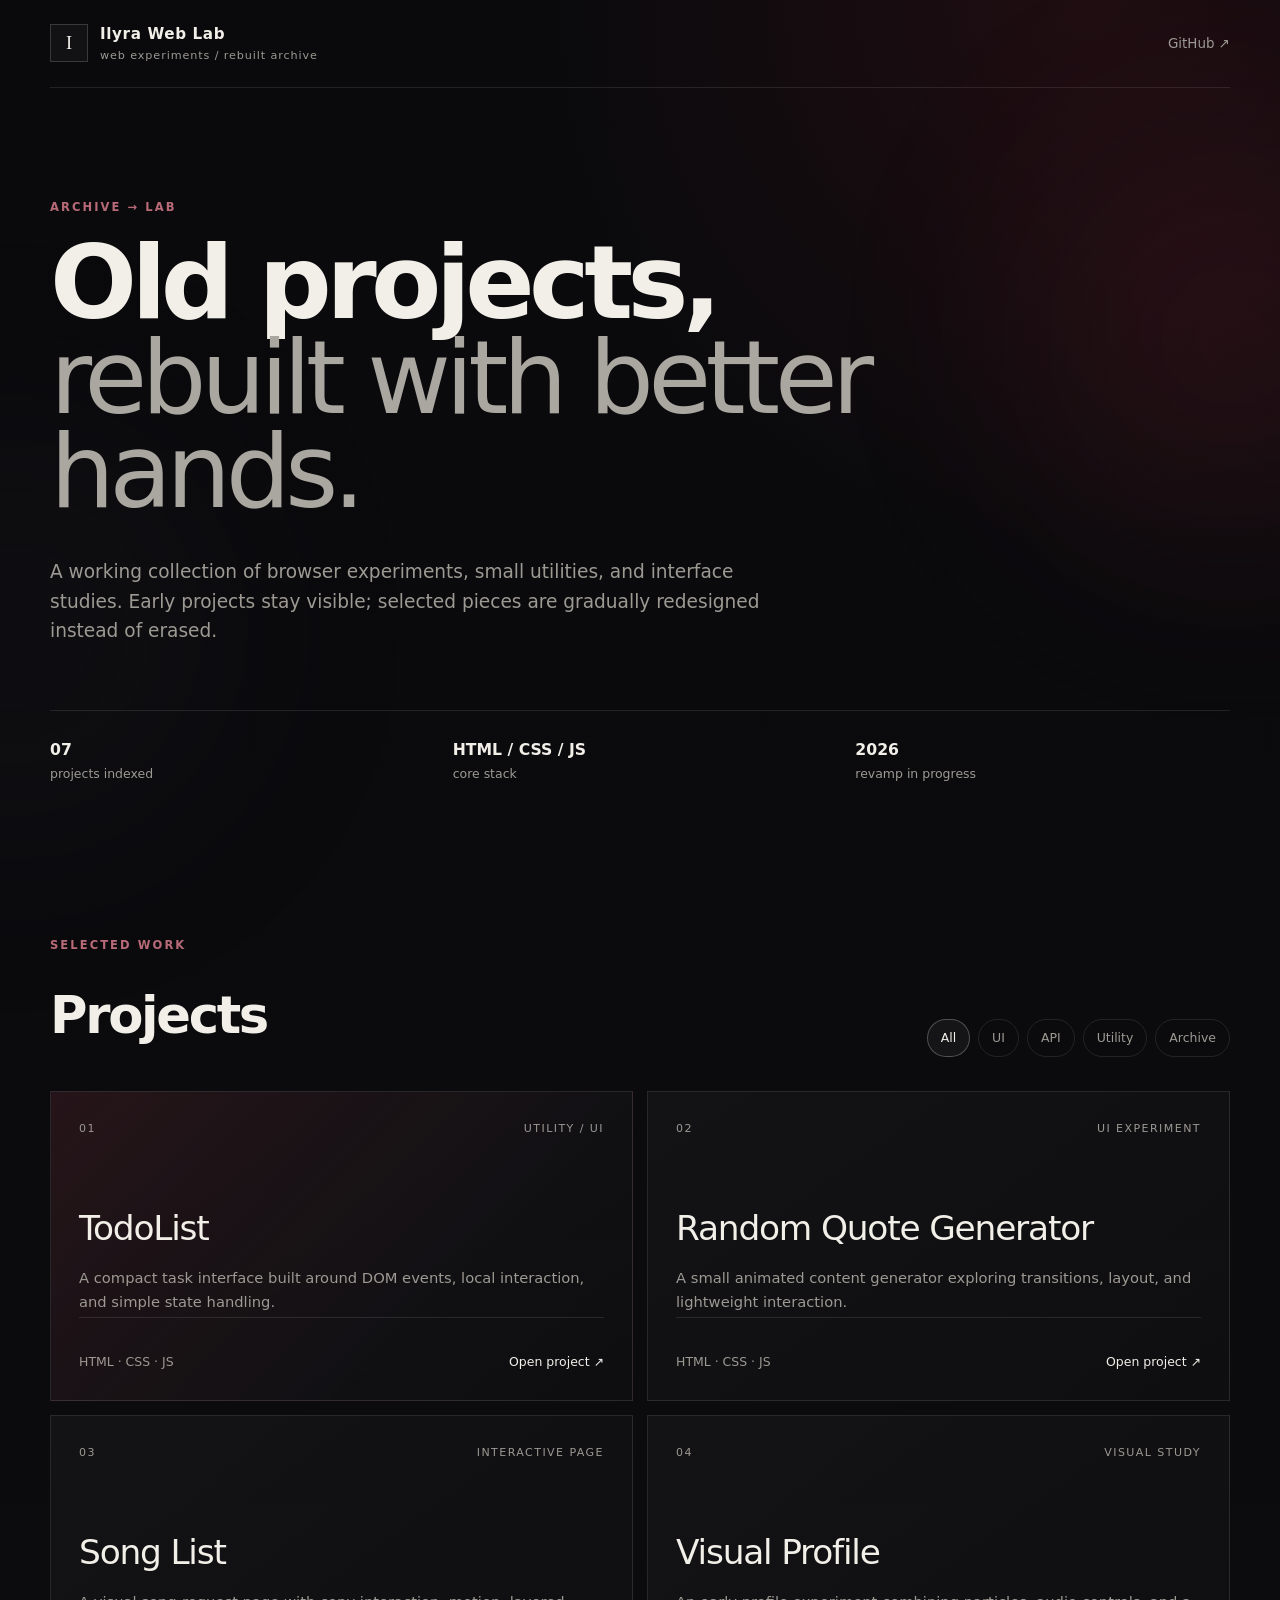
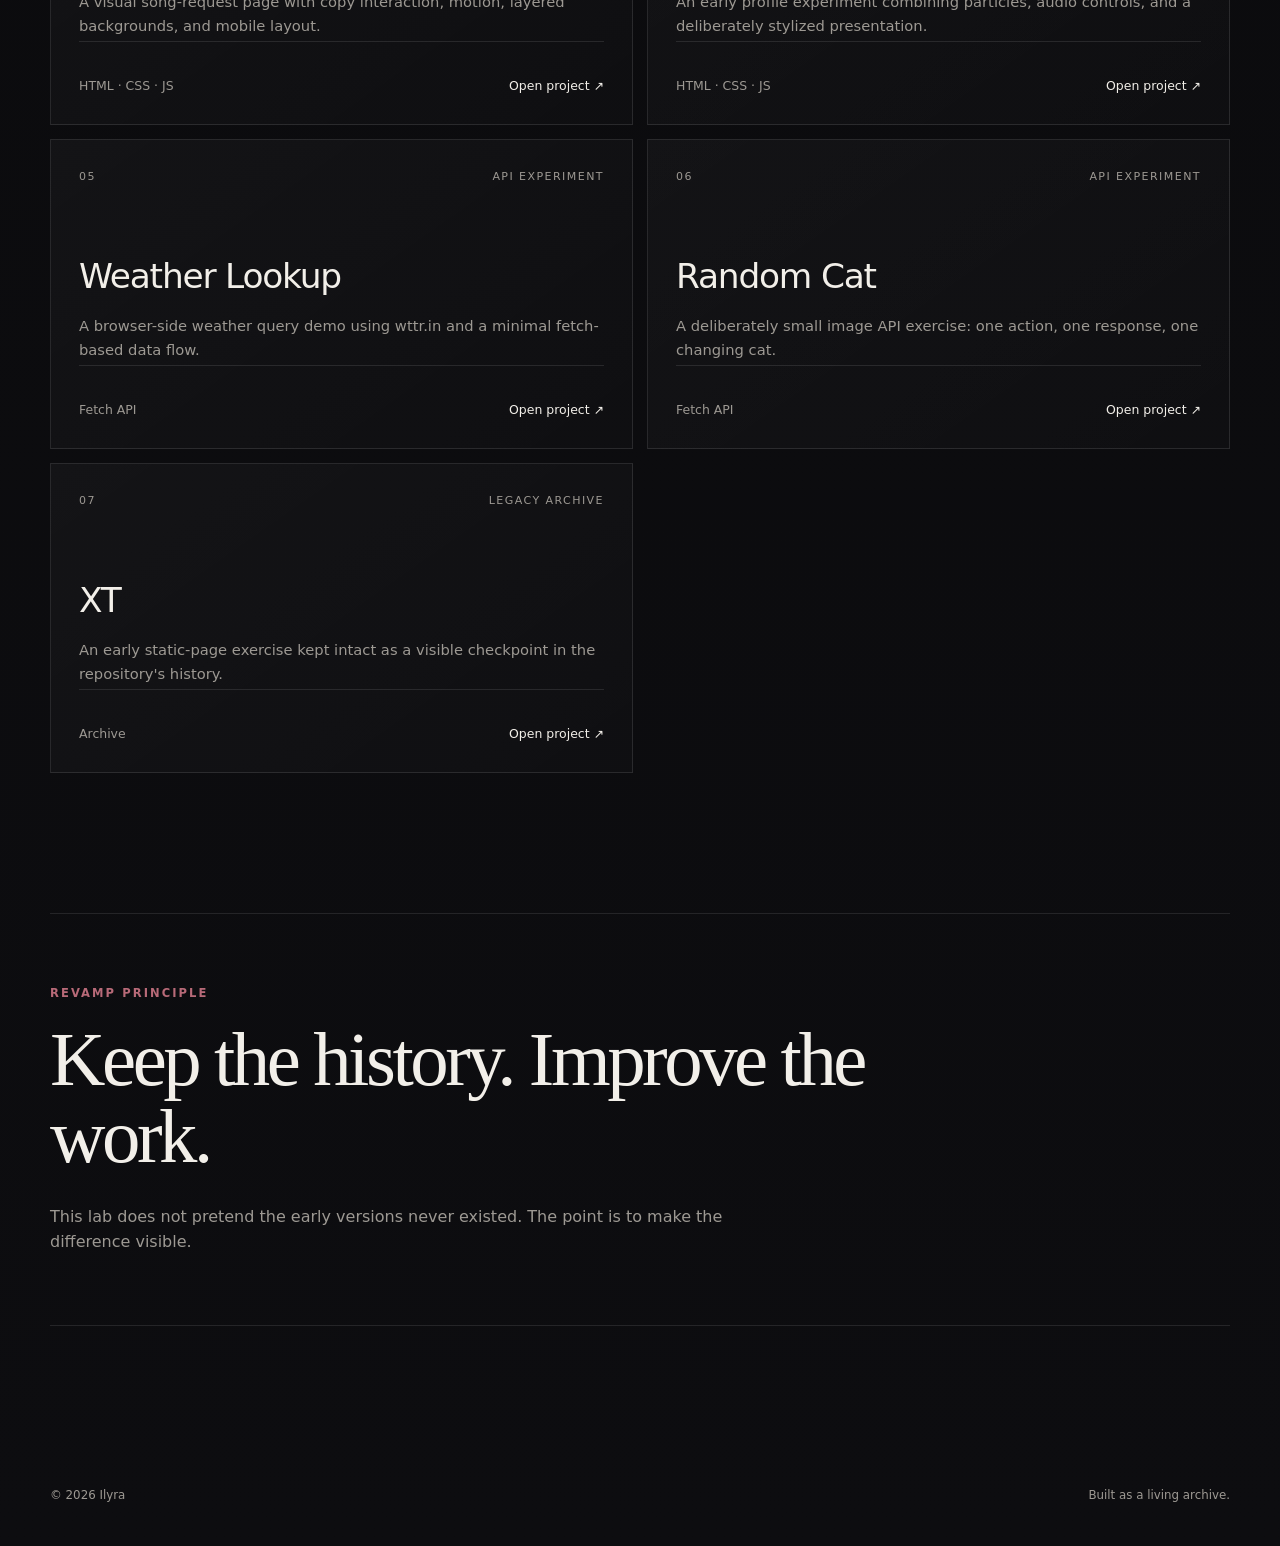
<file: index.html>
<!DOCTYPE html>
<html lang="en">
<head>
  <meta charset="UTF-8" />
  <meta name="viewport" content="width=device-width, initial-scale=1.0" />
  <meta name="description" content="Ilyra Web Lab — web experiments, interface studies, and rebuilt front-end projects." />
  <title>Ilyra Web Lab</title>
  <link rel="stylesheet" href="styles.css" />
</head>
<body>
  <div class="ambient ambient-one"></div>
  <div class="ambient ambient-two"></div>

  <header class="site-header">
    <a class="brand" href="./" aria-label="Ilyra Web Lab home">
      <span class="brand-mark">I</span>
      <span>
        <strong>Ilyra Web Lab</strong>
        <small>web experiments / rebuilt archive</small>
      </span>
    </a>
    <a class="repo-link" href="https://github.com/IlyraVale/ilyra-web-lab" target="_blank" rel="noreferrer">
      GitHub ↗
    </a>
  </header>

  <main>
    <section class="hero">
      <p class="eyebrow">ARCHIVE → LAB</p>
      <h1>Old projects,<br /><span>rebuilt with better hands.</span></h1>
      <p class="hero-copy">
        A working collection of browser experiments, small utilities, and interface studies.
        Early projects stay visible; selected pieces are gradually redesigned instead of erased.
      </p>

      <div class="hero-meta" aria-label="Lab summary">
        <div><strong>07</strong><span>projects indexed</span></div>
        <div><strong>HTML / CSS / JS</strong><span>core stack</span></div>
        <div><strong>2026</strong><span>revamp in progress</span></div>
      </div>
    </section>

    <section class="project-section" aria-labelledby="projects-title">
      <div class="section-heading">
        <div>
          <p class="eyebrow">SELECTED WORK</p>
          <h2 id="projects-title">Projects</h2>
        </div>
        <div class="filters" role="group" aria-label="Filter projects">
          <button class="filter is-active" data-filter="all">All</button>
          <button class="filter" data-filter="ui">UI</button>
          <button class="filter" data-filter="api">API</button>
          <button class="filter" data-filter="utility">Utility</button>
          <button class="filter" data-filter="archive">Archive</button>
        </div>
      </div>

      <div class="project-grid">
        <article class="project-card featured" data-tags="utility ui">
          <div class="card-topline"><span>01</span><span>UTILITY / UI</span></div>
          <h3>TodoList</h3>
          <p>A compact task interface built around DOM events, local interaction, and simple state handling.</p>
          <div class="card-footer">
            <span>HTML · CSS · JS</span>
            <a href="./TodoList/">Open project ↗</a>
          </div>
        </article>

        <article class="project-card" data-tags="ui">
          <div class="card-topline"><span>02</span><span>UI EXPERIMENT</span></div>
          <h3>Random Quote Generator</h3>
          <p>A small animated content generator exploring transitions, layout, and lightweight interaction.</p>
          <div class="card-footer">
            <span>HTML · CSS · JS</span>
            <a href="./RandomQuoteGenerator/">Open project ↗</a>
          </div>
        </article>

        <article class="project-card" data-tags="ui utility">
          <div class="card-topline"><span>03</span><span>INTERACTIVE PAGE</span></div>
          <h3>Song List</h3>
          <p>A visual song-request page with copy interaction, motion, layered backgrounds, and mobile layout.</p>
          <div class="card-footer">
            <span>HTML · CSS · JS</span>
            <a href="./SongList/">Open project ↗</a>
          </div>
        </article>

        <article class="project-card" data-tags="ui">
          <div class="card-topline"><span>04</span><span>VISUAL STUDY</span></div>
          <h3>Visual Profile</h3>
          <p>An early profile experiment combining particles, audio controls, and a deliberately stylized presentation.</p>
          <div class="card-footer">
            <span>HTML · CSS · JS</span>
            <a href="./GRZY/">Open project ↗</a>
          </div>
        </article>

        <article class="project-card" data-tags="api utility">
          <div class="card-topline"><span>05</span><span>API EXPERIMENT</span></div>
          <h3>Weather Lookup</h3>
          <p>A browser-side weather query demo using wttr.in and a minimal fetch-based data flow.</p>
          <div class="card-footer">
            <span>Fetch API</span>
            <a href="./API/获取天气/">Open project ↗</a>
          </div>
        </article>

        <article class="project-card" data-tags="api">
          <div class="card-topline"><span>06</span><span>API EXPERIMENT</span></div>
          <h3>Random Cat</h3>
          <p>A deliberately small image API exercise: one action, one response, one changing cat.</p>
          <div class="card-footer">
            <span>Fetch API</span>
            <a href="./API/随机猫图/M.html">Open project ↗</a>
          </div>
        </article>

        <article class="project-card" data-tags="archive">
          <div class="card-topline"><span>07</span><span>LEGACY ARCHIVE</span></div>
          <h3>XT</h3>
          <p>An early static-page exercise kept intact as a visible checkpoint in the repository's history.</p>
          <div class="card-footer">
            <span>Archive</span>
            <a href="./XT/xt.html">Open project ↗</a>
          </div>
        </article>
      </div>
    </section>

    <section class="principle">
      <p class="eyebrow">REVAMP PRINCIPLE</p>
      <blockquote>
        Keep the history. Improve the work.
      </blockquote>
      <p>
        This lab does not pretend the early versions never existed. The point is to make the difference visible.
      </p>
    </section>
  </main>

  <footer>
    <span>© 2026 Ilyra</span>
    <span>Built as a living archive.</span>
  </footer>

  <script src="lab.js"></script>
</body>
</html>
</file>
<file: styles.css>
:root {
  --bg: #0b0b0d;
  --panel: rgba(20, 20, 24, 0.76);
  --panel-strong: #151519;
  --text: #f2efe9;
  --muted: #9d9993;
  --line: rgba(255, 255, 255, 0.10);
  --accent: #7f1d2d;
  --accent-bright: #a92f45;
  --max: 1180px;
}

* {
  box-sizing: border-box;
}

html {
  scroll-behavior: smooth;
}

body {
  margin: 0;
  min-height: 100vh;
  color: var(--text);
  background:
    radial-gradient(circle at 85% 0%, rgba(127, 29, 45, 0.18), transparent 34rem),
    linear-gradient(180deg, #0a0a0c 0%, #0d0d10 100%);
  font-family: Inter, ui-sans-serif, system-ui, -apple-system, BlinkMacSystemFont, "Segoe UI", sans-serif;
  line-height: 1.6;
  overflow-x: hidden;
}

a {
  color: inherit;
}

button,
a {
  -webkit-tap-highlight-color: transparent;
}

.ambient {
  position: fixed;
  width: 26rem;
  height: 26rem;
  border-radius: 50%;
  filter: blur(110px);
  opacity: 0.13;
  pointer-events: none;
  z-index: -1;
}

.ambient-one {
  top: 8rem;
  right: -10rem;
  background: var(--accent-bright);
}

.ambient-two {
  bottom: 4rem;
  left: -12rem;
  background: #30303b;
}

.site-header,
main,
footer {
  width: min(calc(100% - 40px), var(--max));
  margin-inline: auto;
}

.site-header {
  min-height: 88px;
  display: flex;
  align-items: center;
  justify-content: space-between;
  gap: 24px;
  border-bottom: 1px solid var(--line);
}

.brand {
  display: inline-flex;
  align-items: center;
  gap: 12px;
  text-decoration: none;
}

.brand-mark {
  width: 38px;
  height: 38px;
  display: grid;
  place-items: center;
  border: 1px solid rgba(255, 255, 255, 0.16);
  background: rgba(255, 255, 255, 0.035);
  font-family: Georgia, serif;
  font-size: 1.15rem;
}

.brand strong,
.brand small {
  display: block;
}

.brand strong {
  font-size: 0.95rem;
  letter-spacing: 0.04em;
}

.brand small {
  color: var(--muted);
  font-size: 0.70rem;
  letter-spacing: 0.08em;
}

.repo-link {
  color: var(--muted);
  text-decoration: none;
  font-size: 0.84rem;
  transition: color 160ms ease;
}

.repo-link:hover {
  color: var(--text);
}

.hero {
  min-height: 620px;
  padding: 110px 0 82px;
  display: flex;
  flex-direction: column;
  justify-content: center;
}

.eyebrow {
  margin: 0 0 20px;
  color: #b86a78;
  font-size: 0.72rem;
  font-weight: 700;
  letter-spacing: 0.18em;
}

.hero h1 {
  max-width: 980px;
  margin: 0;
  font-size: clamp(3.3rem, 8vw, 7.2rem);
  line-height: 0.92;
  letter-spacing: -0.055em;
  font-weight: 650;
}

.hero h1 span {
  color: #aaa6a0;
  font-weight: 430;
}

.hero-copy {
  max-width: 720px;
  margin: 38px 0 0;
  color: var(--muted);
  font-size: clamp(1rem, 2vw, 1.16rem);
}

.hero-meta {
  margin-top: 64px;
  padding-top: 26px;
  border-top: 1px solid var(--line);
  display: grid;
  grid-template-columns: repeat(3, 1fr);
  gap: 28px;
}

.hero-meta div {
  display: flex;
  flex-direction: column;
  gap: 2px;
}

.hero-meta strong {
  font-size: 0.98rem;
  font-weight: 600;
}

.hero-meta span {
  color: var(--muted);
  font-size: 0.78rem;
}

.project-section {
  padding: 70px 0 110px;
}

.section-heading {
  display: flex;
  align-items: flex-end;
  justify-content: space-between;
  gap: 30px;
  margin-bottom: 34px;
}

.section-heading h2 {
  margin: 0;
  font-size: clamp(2.2rem, 4vw, 3.8rem);
  letter-spacing: -0.045em;
  font-weight: 560;
}

.filters {
  display: flex;
  flex-wrap: wrap;
  justify-content: flex-end;
  gap: 8px;
}

.filter {
  border: 1px solid var(--line);
  background: transparent;
  color: var(--muted);
  border-radius: 999px;
  padding: 8px 13px;
  cursor: pointer;
  font: inherit;
  font-size: 0.78rem;
  transition: 160ms ease;
}

.filter:hover,
.filter.is-active {
  color: var(--text);
  border-color: rgba(255, 255, 255, 0.26);
  background: rgba(255, 255, 255, 0.045);
}

.project-grid {
  display: grid;
  grid-template-columns: repeat(2, minmax(0, 1fr));
  gap: 14px;
}

.project-card {
  min-height: 310px;
  padding: 28px;
  display: flex;
  flex-direction: column;
  background: linear-gradient(145deg, rgba(255,255,255,0.035), rgba(255,255,255,0.016));
  border: 1px solid var(--line);
  transition: transform 180ms ease, border-color 180ms ease, background 180ms ease;
}

.project-card:hover {
  transform: translateY(-3px);
  border-color: rgba(255, 255, 255, 0.20);
  background: linear-gradient(145deg, rgba(255,255,255,0.052), rgba(255,255,255,0.022));
}

.project-card.featured {
  background:
    linear-gradient(135deg, rgba(127, 29, 45, 0.17), transparent 68%),
    linear-gradient(145deg, rgba(255,255,255,0.035), rgba(255,255,255,0.016));
}

.project-card[hidden] {
  display: none;
}

.card-topline {
  display: flex;
  justify-content: space-between;
  gap: 16px;
  color: var(--muted);
  font-size: 0.69rem;
  letter-spacing: 0.13em;
}

.project-card h3 {
  margin: 64px 0 10px;
  font-size: clamp(1.55rem, 3vw, 2.15rem);
  font-weight: 520;
  letter-spacing: -0.035em;
}

.project-card p {
  margin: 0;
  max-width: 36rem;
  color: var(--muted);
  font-size: 0.92rem;
}

.card-footer {
  margin-top: auto;
  padding-top: 34px;
  display: flex;
  align-items: center;
  justify-content: space-between;
  gap: 20px;
  border-top: 1px solid var(--line);
  font-size: 0.78rem;
}

.card-footer span {
  color: var(--muted);
}

.card-footer a {
  text-decoration: none;
  white-space: nowrap;
}

.card-footer a:hover {
  text-decoration: underline;
  text-underline-offset: 4px;
}

.principle {
  margin: 30px 0 120px;
  padding: 70px 0;
  border-top: 1px solid var(--line);
  border-bottom: 1px solid var(--line);
}

.principle blockquote {
  margin: 0;
  max-width: 900px;
  font-family: Georgia, "Times New Roman", serif;
  font-size: clamp(2.4rem, 6vw, 5.4rem);
  line-height: 1;
  letter-spacing: -0.045em;
}

.principle > p:last-child {
  max-width: 680px;
  margin: 28px 0 0;
  color: var(--muted);
}

footer {
  min-height: 100px;
  padding: 30px 0;
  display: flex;
  justify-content: space-between;
  align-items: center;
  gap: 24px;
  color: var(--muted);
  font-size: 0.74rem;
}

@media (max-width: 760px) {
  .site-header,
  main,
  footer {
    width: min(calc(100% - 28px), var(--max));
  }

  .site-header {
    min-height: 78px;
  }

  .brand small {
    display: none;
  }

  .hero {
    min-height: auto;
    padding: 90px 0 72px;
  }

  .hero-meta {
    grid-template-columns: 1fr;
    gap: 16px;
  }

  .section-heading {
    align-items: flex-start;
    flex-direction: column;
  }

  .filters {
    justify-content: flex-start;
  }

  .project-grid {
    grid-template-columns: 1fr;
  }

  .project-card {
    min-height: 280px;
    padding: 22px;
  }

  .project-card h3 {
    margin-top: 44px;
  }

  .card-footer {
    align-items: flex-start;
    flex-direction: column;
    gap: 10px;
  }

  footer {
    align-items: flex-start;
    flex-direction: column;
  }
}

@media (prefers-reduced-motion: reduce) {
  *,
  *::before,
  *::after {
    scroll-behavior: auto !important;
    transition: none !important;
  }
}
</file>
